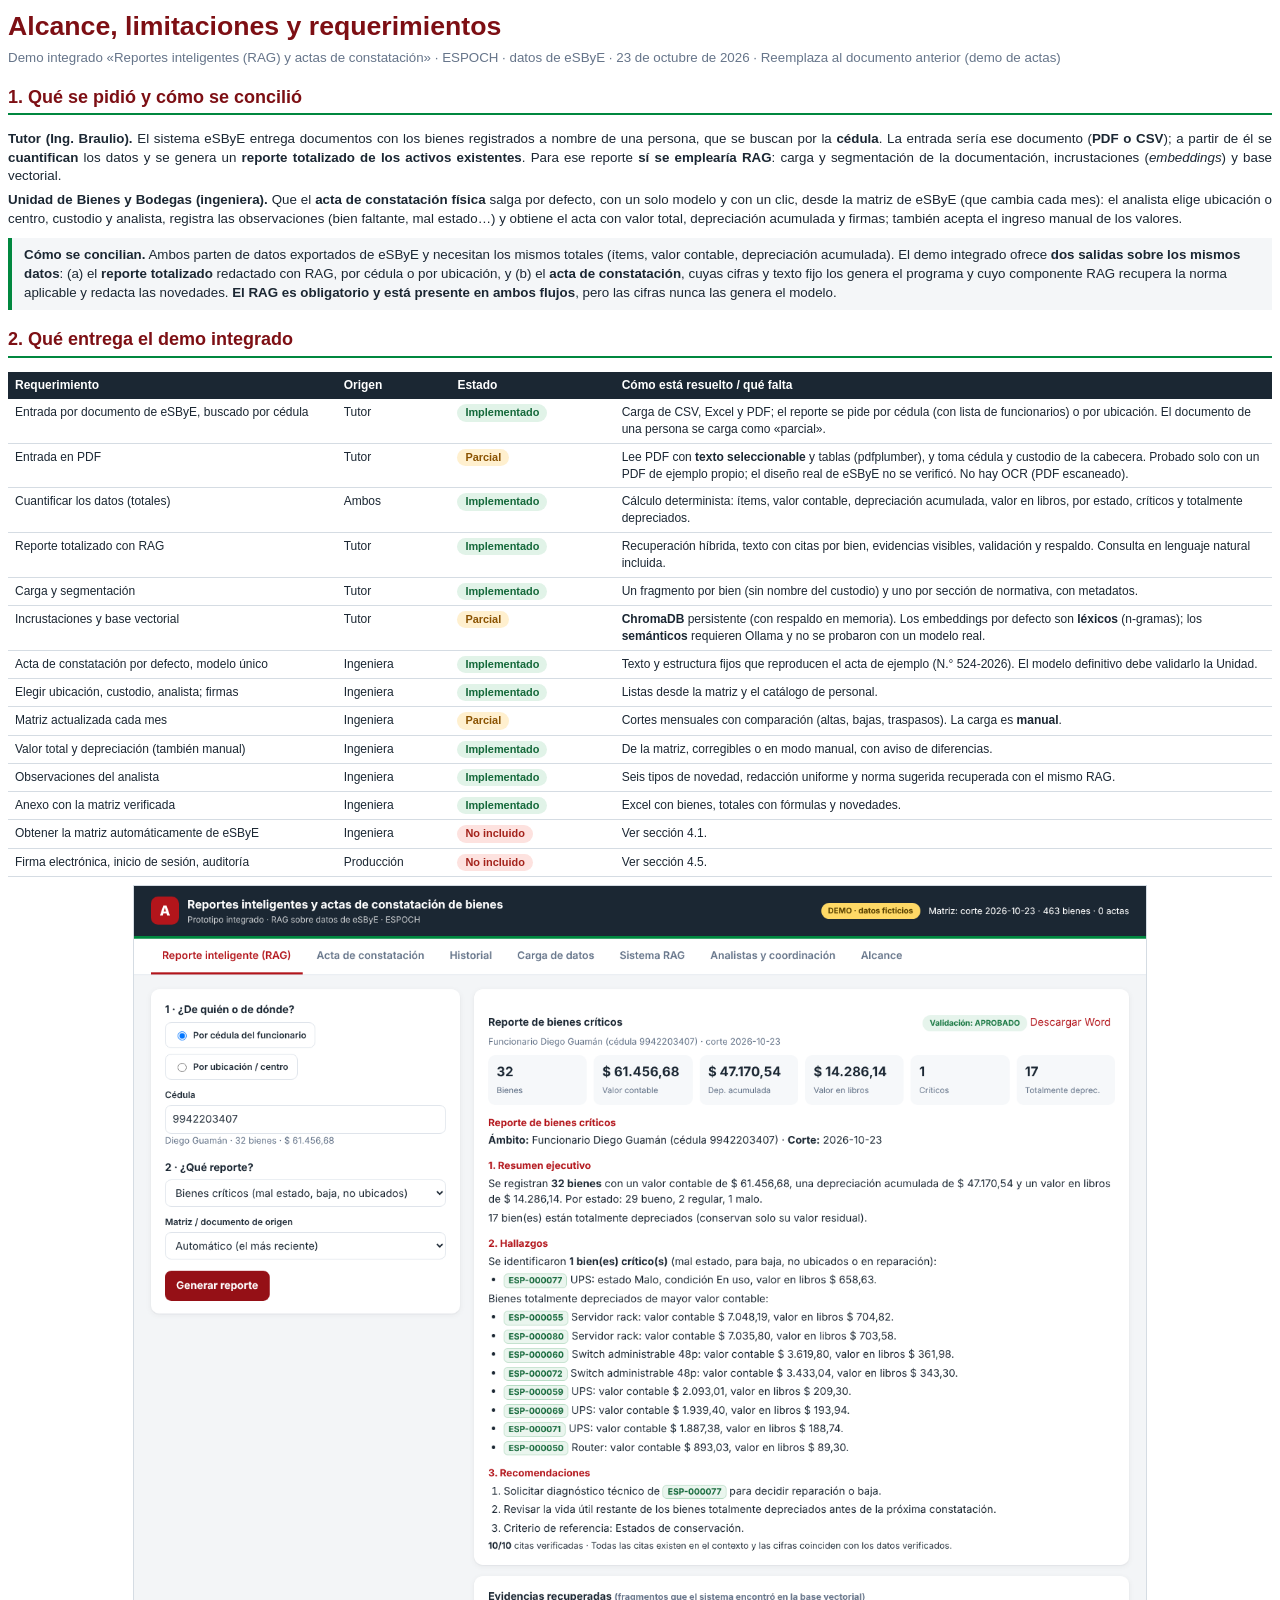
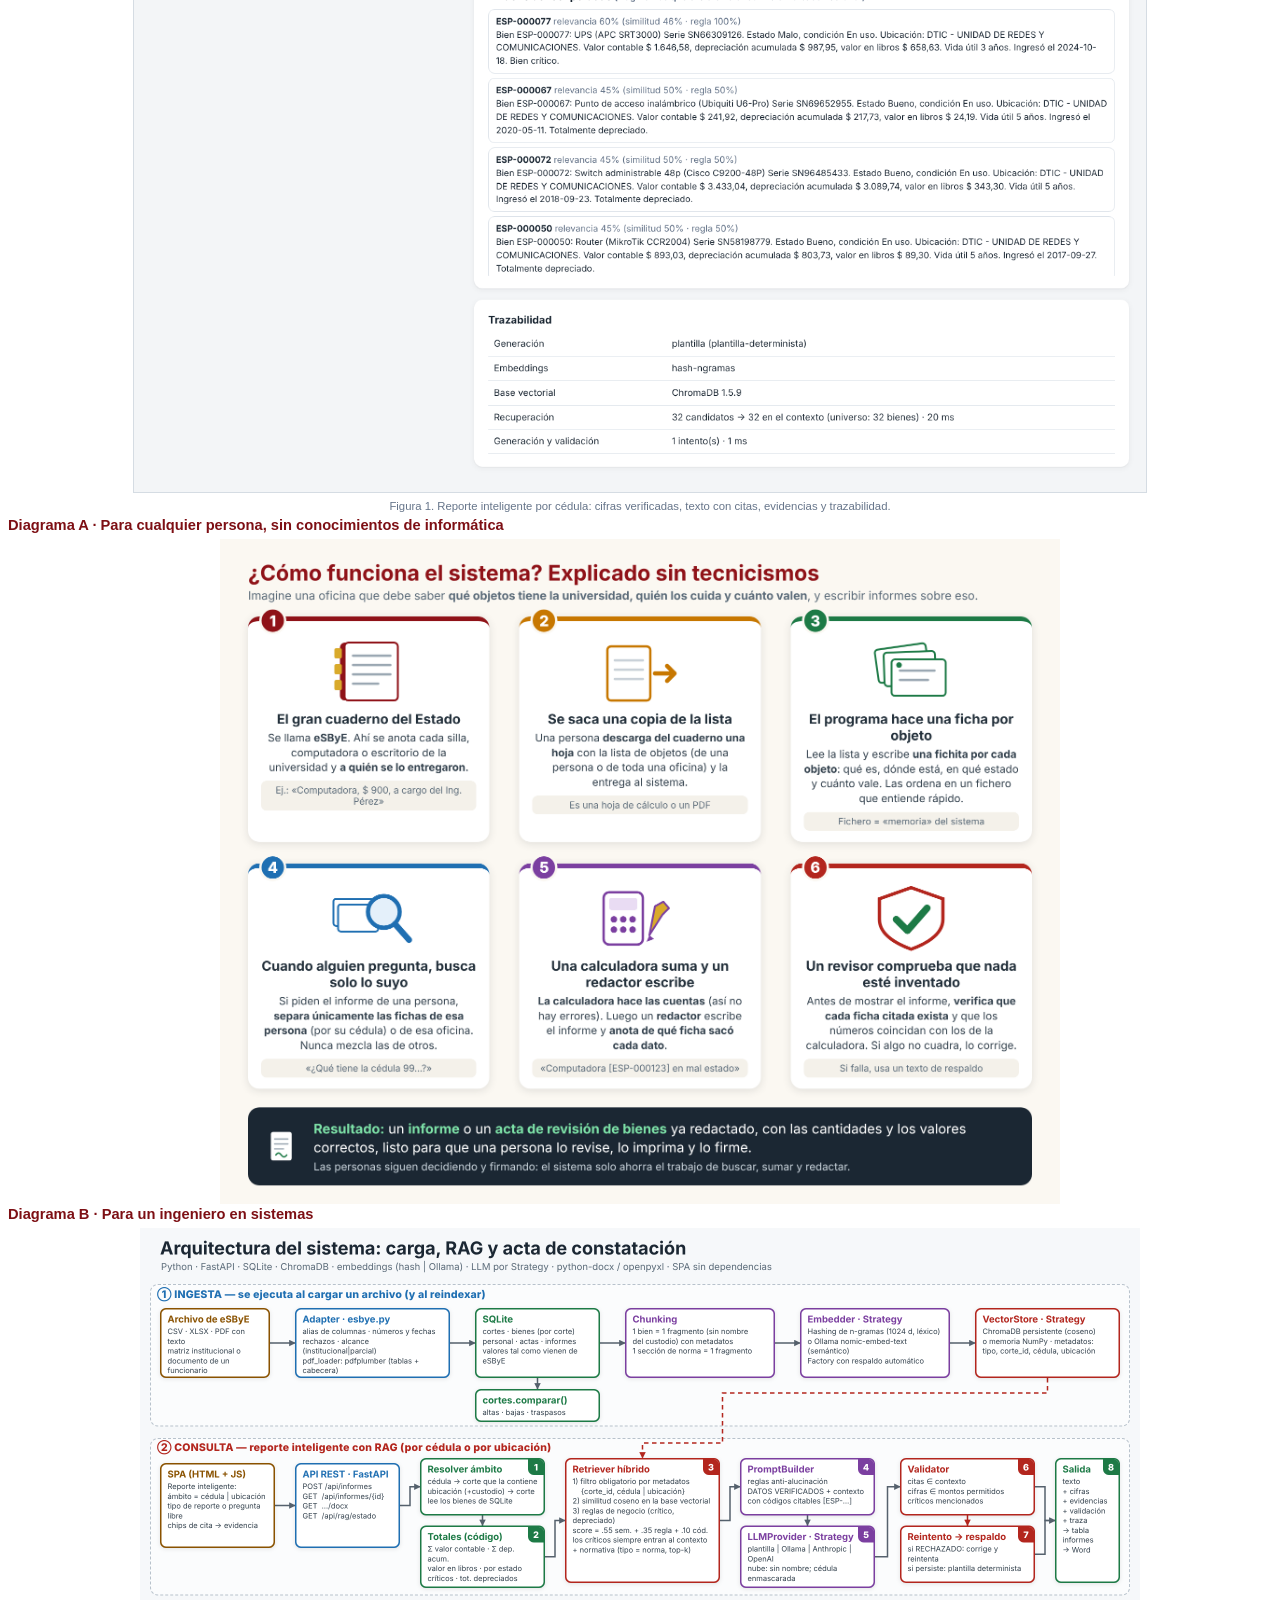
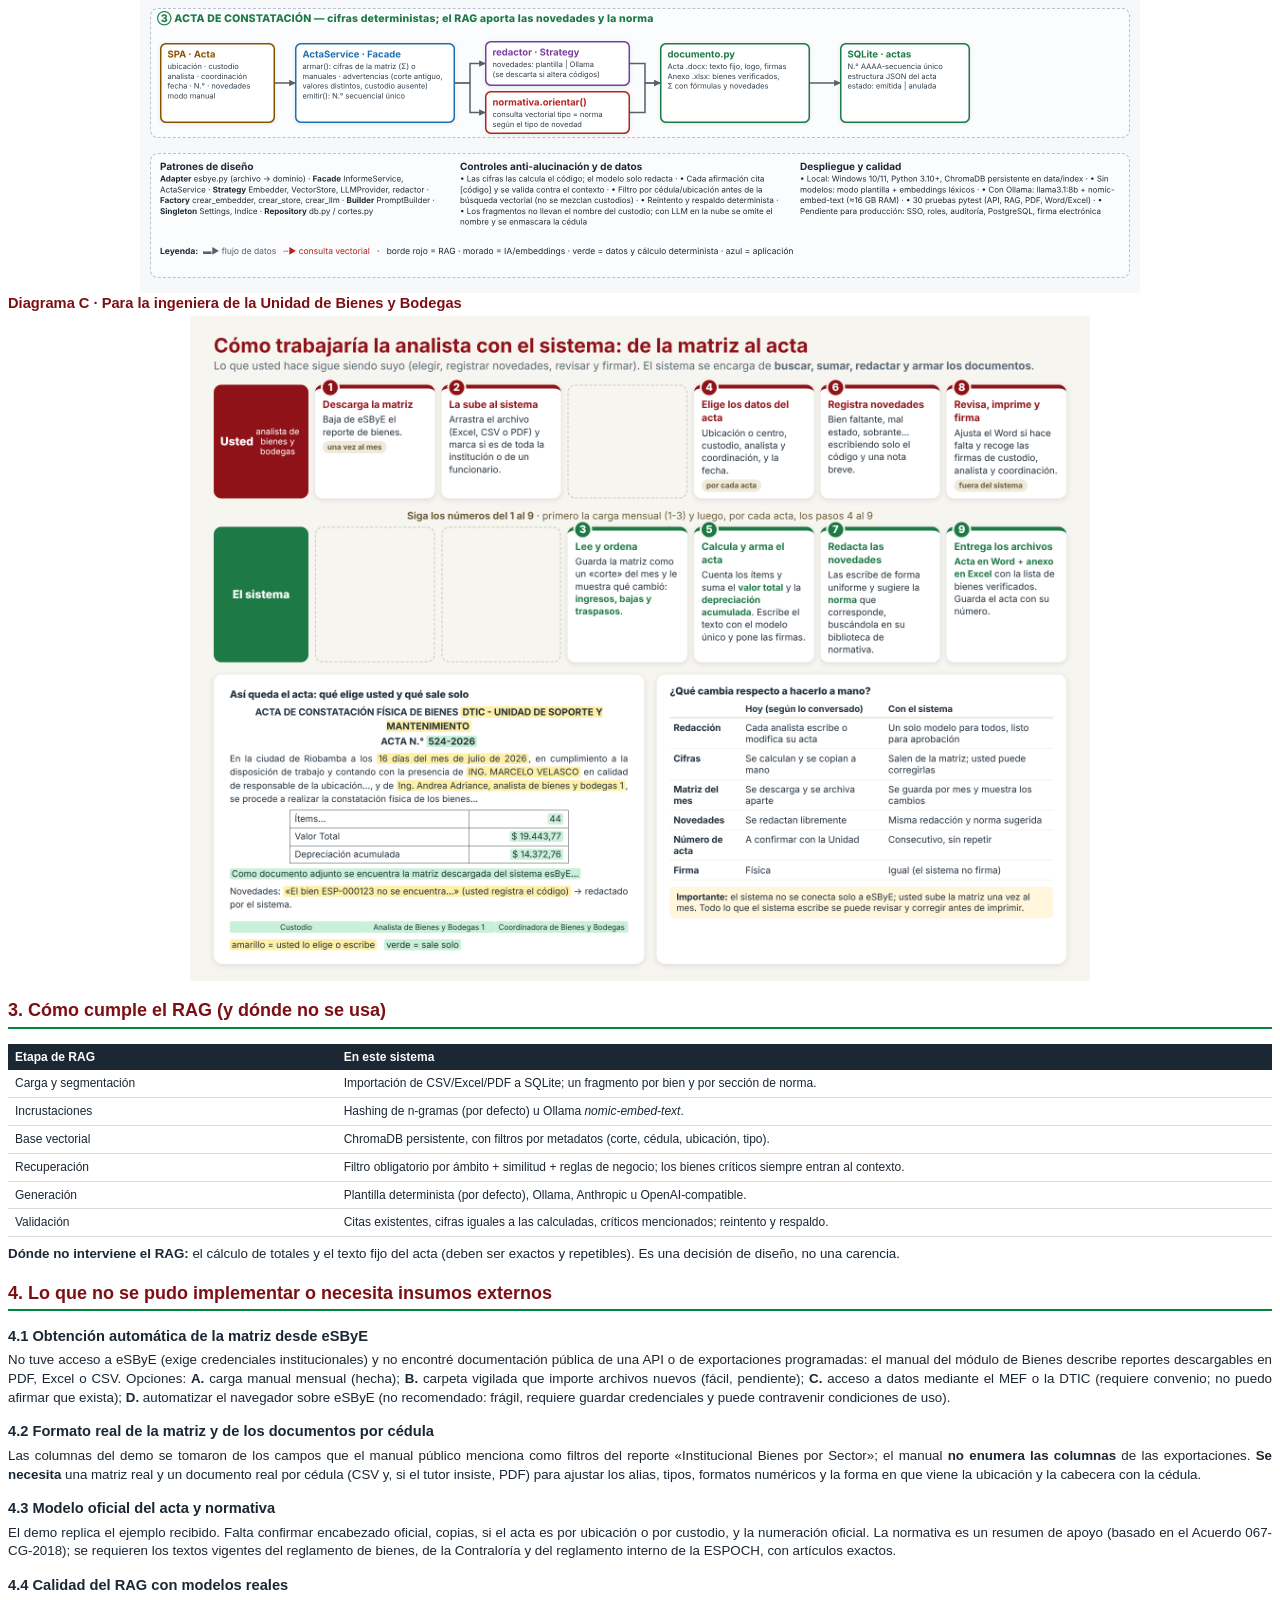
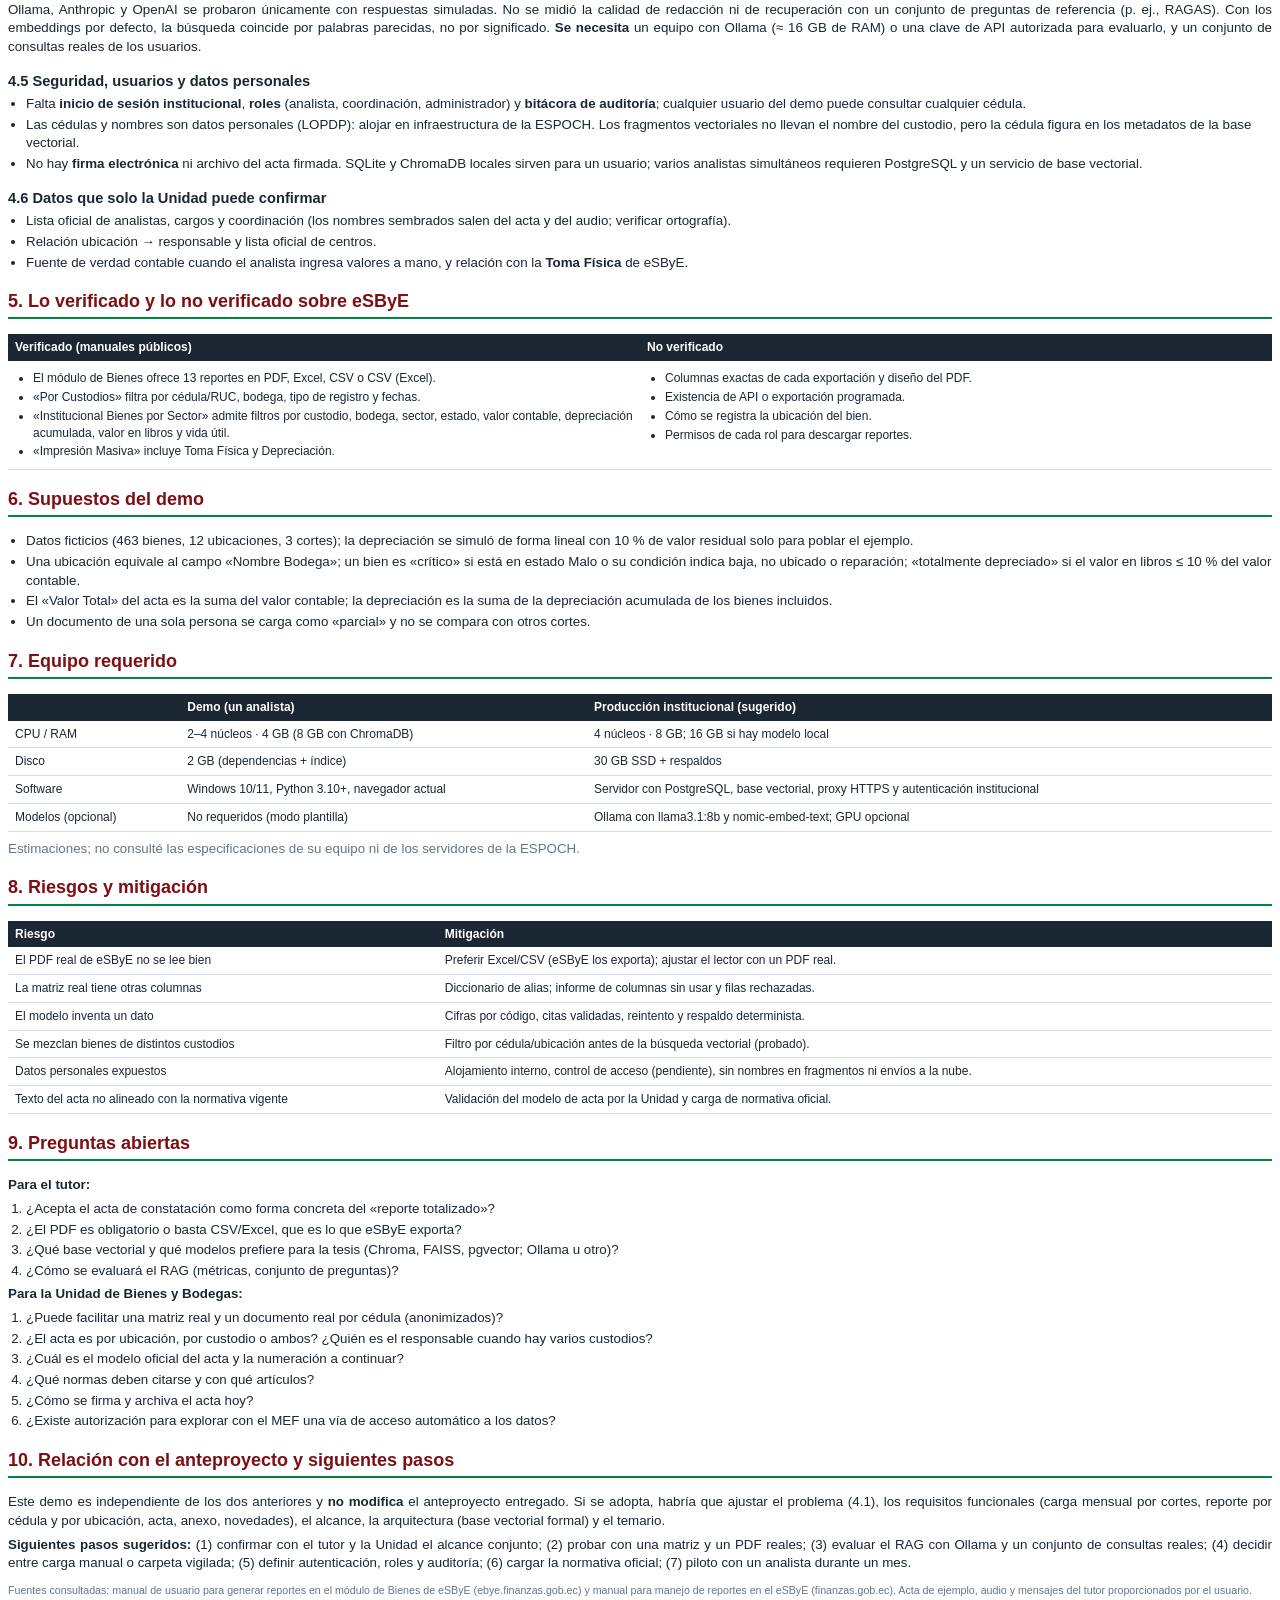
<file: docs/alcance.html>
<!doctype html><html lang="es"><head><meta charset="utf-8"><title>Alcance, limitaciones y requerimientos — Demo integrado</title>
<style>
@page{size:A4;margin:16mm 15mm}@page diag{size:A4 landscape;margin:8mm}
body{font-family:Arial,Helvetica,sans-serif;font-size:10pt;line-height:1.4;color:#1b2733}
h1{font-size:20pt;margin:0 0 4px;color:#7d0f14}h2{font-size:13.5pt;color:#7d0f14;border-bottom:2px solid #00873f;padding-bottom:3px;margin-top:17px;page-break-after:avoid}
h3{font-size:11pt;margin:14px 0 4px;page-break-after:avoid}p{margin:5px 0;text-align:justify}.sub{color:#66758a;margin-bottom:10px}
table{border-collapse:collapse;width:100%;margin:8px 0;font-size:9pt}tr{page-break-inside:avoid}th{background:#1b2733;color:#fff;text-align:left;padding:5px 7px}
td{border-bottom:1px solid #d5dce3;padding:5px 7px;vertical-align:top}
.tag{display:inline-block;padding:1px 8px;border-radius:99px;font-weight:700;font-size:8.2pt;white-space:nowrap}.ok{background:#e1f3e8;color:#14683a}.par{background:#fff0cf;color:#8a5200}.no{background:#fde2df;color:#a3231b}
.box{background:#f4f6f8;border-left:4px solid #00873f;padding:8px 12px;margin:10px 0}.warn{border-left-color:#d99000;background:#fff8e8}
ul,ol{margin:4px 0 4px 18px;padding:0}li{margin:2px 0}
.diag{page:diag;page-break-before:always;page-break-after:always}.diag img{width:100%;max-height:176mm;object-fit:contain;display:block}.diag .t{font-weight:700;font-size:11pt;margin:0 0 3px;color:#7d0f14}
.cap{font-size:8.5pt;color:#66758a;text-align:center}.pie{color:#66758a;font-size:8pt;margin-top:10px}
img.cap1{width:80%;display:block;margin:6px auto;border:1px solid #d5dce3}
</style></head><body>
<h1>Alcance, limitaciones y requerimientos</h1>
<div class="sub">Demo integrado «Reportes inteligentes (RAG) y actas de constatación» · ESPOCH · datos de eSByE · 23 de octubre de 2026 · Reemplaza al documento anterior (demo de actas)</div>

<h2>1. Qué se pidió y cómo se concilió</h2>
<p><b>Tutor (Ing. Braulio).</b> El sistema eSByE entrega documentos con los bienes registrados a nombre de una persona, que se buscan por la <b>cédula</b>. La entrada sería ese documento (<b>PDF o CSV</b>); a partir de él se <b>cuantifican</b> los datos y se genera un <b>reporte totalizado de los activos existentes</b>. Para ese reporte <b>sí se emplearía RAG</b>: carga y segmentación de la documentación, incrustaciones (<i>embeddings</i>) y base vectorial.</p>
<p><b>Unidad de Bienes y Bodegas (ingeniera).</b> Que el <b>acta de constatación física</b> salga por defecto, con un solo modelo y con un clic, desde la matriz de eSByE (que cambia cada mes): el analista elige ubicación o centro, custodio y analista, registra las observaciones (bien faltante, mal estado…) y obtiene el acta con valor total, depreciación acumulada y firmas; también acepta el ingreso manual de los valores.</p>
<div class="box"><b>Cómo se concilian.</b> Ambos parten de datos exportados de eSByE y necesitan los mismos totales (ítems, valor contable, depreciación acumulada). El demo integrado ofrece <b>dos salidas sobre los mismos datos</b>: (a) el <b>reporte totalizado</b> redactado con RAG, por cédula o por ubicación, y (b) el <b>acta de constatación</b>, cuyas cifras y texto fijo los genera el programa y cuyo componente RAG recupera la norma aplicable y redacta las novedades. <b>El RAG es obligatorio y está presente en ambos flujos</b>, pero las cifras nunca las genera el modelo.</div>

<h2>2. Qué entrega el demo integrado</h2>
<table><tr><th style="width:26%">Requerimiento</th><th style="width:9%">Origen</th><th style="width:13%">Estado</th><th>Cómo está resuelto / qué falta</th></tr>
<tr><td>Entrada por documento de eSByE, buscado por cédula</td><td>Tutor</td><td><span class="tag ok">Implementado</span></td><td>Carga de CSV, Excel y PDF; el reporte se pide por cédula (con lista de funcionarios) o por ubicación. El documento de una persona se carga como «parcial».</td></tr>
<tr><td>Entrada en PDF</td><td>Tutor</td><td><span class="tag par">Parcial</span></td><td>Lee PDF con <b>texto seleccionable</b> y tablas (pdfplumber), y toma cédula y custodio de la cabecera. Probado solo con un PDF de ejemplo propio; el diseño real de eSByE no se verificó. No hay OCR (PDF escaneado).</td></tr>
<tr><td>Cuantificar los datos (totales)</td><td>Ambos</td><td><span class="tag ok">Implementado</span></td><td>Cálculo determinista: ítems, valor contable, depreciación acumulada, valor en libros, por estado, críticos y totalmente depreciados.</td></tr>
<tr><td>Reporte totalizado con RAG</td><td>Tutor</td><td><span class="tag ok">Implementado</span></td><td>Recuperación híbrida, texto con citas por bien, evidencias visibles, validación y respaldo. Consulta en lenguaje natural incluida.</td></tr>
<tr><td>Carga y segmentación</td><td>Tutor</td><td><span class="tag ok">Implementado</span></td><td>Un fragmento por bien (sin nombre del custodio) y uno por sección de normativa, con metadatos.</td></tr>
<tr><td>Incrustaciones y base vectorial</td><td>Tutor</td><td><span class="tag par">Parcial</span></td><td><b>ChromaDB</b> persistente (con respaldo en memoria). Los embeddings por defecto son <b>léxicos</b> (n-gramas); los <b>semánticos</b> requieren Ollama y no se probaron con un modelo real.</td></tr>
<tr><td>Acta de constatación por defecto, modelo único</td><td>Ingeniera</td><td><span class="tag ok">Implementado</span></td><td>Texto y estructura fijos que reproducen el acta de ejemplo (N.° 524-2026). El modelo definitivo debe validarlo la Unidad.</td></tr>
<tr><td>Elegir ubicación, custodio, analista; firmas</td><td>Ingeniera</td><td><span class="tag ok">Implementado</span></td><td>Listas desde la matriz y el catálogo de personal.</td></tr>
<tr><td>Matriz actualizada cada mes</td><td>Ingeniera</td><td><span class="tag par">Parcial</span></td><td>Cortes mensuales con comparación (altas, bajas, traspasos). La carga es <b>manual</b>.</td></tr>
<tr><td>Valor total y depreciación (también manual)</td><td>Ingeniera</td><td><span class="tag ok">Implementado</span></td><td>De la matriz, corregibles o en modo manual, con aviso de diferencias.</td></tr>
<tr><td>Observaciones del analista</td><td>Ingeniera</td><td><span class="tag ok">Implementado</span></td><td>Seis tipos de novedad, redacción uniforme y norma sugerida recuperada con el mismo RAG.</td></tr>
<tr><td>Anexo con la matriz verificada</td><td>Ingeniera</td><td><span class="tag ok">Implementado</span></td><td>Excel con bienes, totales con fórmulas y novedades.</td></tr>
<tr><td>Obtener la matriz automáticamente de eSByE</td><td>Ingeniera</td><td><span class="tag no">No incluido</span></td><td>Ver sección 4.1.</td></tr>
<tr><td>Firma electrónica, inicio de sesión, auditoría</td><td>Producción</td><td><span class="tag no">No incluido</span></td><td>Ver sección 4.5.</td></tr></table>
<img class="cap1" src="capturas/01_reporte_cedula.png"><div class="cap">Figura 1. Reporte inteligente por cédula: cifras verificadas, texto con citas, evidencias y trazabilidad.</div>

<div class="diag"><div class="t">Diagrama A · Para cualquier persona, sin conocimientos de informática</div><img src="diagramas/d1_sin_conocimientos.png"></div>
<div class="diag"><div class="t">Diagrama B · Para un ingeniero en sistemas</div><img src="diagramas/d2_ingeniero_sistemas.png"></div>
<div class="diag"><div class="t">Diagrama C · Para la ingeniera de la Unidad de Bienes y Bodegas</div><img src="diagramas/d3_ingeniera_bienes.png"></div>

<h2>3. Cómo cumple el RAG (y dónde no se usa)</h2>
<table><tr><th style="width:26%">Etapa de RAG</th><th>En este sistema</th></tr>
<tr><td>Carga y segmentación</td><td>Importación de CSV/Excel/PDF a SQLite; un fragmento por bien y por sección de norma.</td></tr>
<tr><td>Incrustaciones</td><td>Hashing de n-gramas (por defecto) u Ollama <i>nomic-embed-text</i>.</td></tr>
<tr><td>Base vectorial</td><td>ChromaDB persistente, con filtros por metadatos (corte, cédula, ubicación, tipo).</td></tr>
<tr><td>Recuperación</td><td>Filtro obligatorio por ámbito + similitud + reglas de negocio; los bienes críticos siempre entran al contexto.</td></tr>
<tr><td>Generación</td><td>Plantilla determinista (por defecto), Ollama, Anthropic u OpenAI-compatible.</td></tr>
<tr><td>Validación</td><td>Citas existentes, cifras iguales a las calculadas, críticos mencionados; reintento y respaldo.</td></tr></table>
<p><b>Dónde no interviene el RAG:</b> el cálculo de totales y el texto fijo del acta (deben ser exactos y repetibles). Es una decisión de diseño, no una carencia.</p>

<h2>4. Lo que no se pudo implementar o necesita insumos externos</h2>
<h3>4.1 Obtención automática de la matriz desde eSByE</h3>
<p>No tuve acceso a eSByE (exige credenciales institucionales) y no encontré documentación pública de una API o de exportaciones programadas: el manual del módulo de Bienes describe reportes descargables en PDF, Excel o CSV. Opciones: <b>A.</b> carga manual mensual (hecha); <b>B.</b> carpeta vigilada que importe archivos nuevos (fácil, pendiente); <b>C.</b> acceso a datos mediante el MEF o la DTIC (requiere convenio; no puedo afirmar que exista); <b>D.</b> automatizar el navegador sobre eSByE (no recomendado: frágil, requiere guardar credenciales y puede contravenir condiciones de uso).</p>
<h3>4.2 Formato real de la matriz y de los documentos por cédula</h3>
<p>Las columnas del demo se tomaron de los campos que el manual público menciona como filtros del reporte «Institucional Bienes por Sector»; el manual <b>no enumera las columnas</b> de las exportaciones. <b>Se necesita</b> una matriz real y un documento real por cédula (CSV y, si el tutor insiste, PDF) para ajustar los alias, tipos, formatos numéricos y la forma en que viene la ubicación y la cabecera con la cédula.</p>
<h3>4.3 Modelo oficial del acta y normativa</h3>
<p>El demo replica el ejemplo recibido. Falta confirmar encabezado oficial, copias, si el acta es por ubicación o por custodio, y la numeración oficial. La normativa es un resumen de apoyo (basado en el Acuerdo 067-CG-2018); se requieren los textos vigentes del reglamento de bienes, de la Contraloría y del reglamento interno de la ESPOCH, con artículos exactos.</p>
<h3>4.4 Calidad del RAG con modelos reales</h3>
<p>Ollama, Anthropic y OpenAI se probaron únicamente con respuestas simuladas. No se midió la calidad de redacción ni de recuperación con un conjunto de preguntas de referencia (p. ej., RAGAS). Con los embeddings por defecto, la búsqueda coincide por palabras parecidas, no por significado. <b>Se necesita</b> un equipo con Ollama (≈ 16 GB de RAM) o una clave de API autorizada para evaluarlo, y un conjunto de consultas reales de los usuarios.</p>
<h3>4.5 Seguridad, usuarios y datos personales</h3>
<ul><li>Falta <b>inicio de sesión institucional</b>, <b>roles</b> (analista, coordinación, administrador) y <b>bitácora de auditoría</b>; cualquier usuario del demo puede consultar cualquier cédula.</li>
<li>Las cédulas y nombres son datos personales (LOPDP): alojar en infraestructura de la ESPOCH. Los fragmentos vectoriales no llevan el nombre del custodio, pero la cédula figura en los metadatos de la base vectorial.</li>
<li>No hay <b>firma electrónica</b> ni archivo del acta firmada. SQLite y ChromaDB locales sirven para un usuario; varios analistas simultáneos requieren PostgreSQL y un servicio de base vectorial.</li></ul>
<h3>4.6 Datos que solo la Unidad puede confirmar</h3>
<ul><li>Lista oficial de analistas, cargos y coordinación (los nombres sembrados salen del acta y del audio; verificar ortografía).</li>
<li>Relación ubicación → responsable y lista oficial de centros.</li>
<li>Fuente de verdad contable cuando el analista ingresa valores a mano, y relación con la <b>Toma Física</b> de eSByE.</li></ul>

<h2>5. Lo verificado y lo no verificado sobre eSByE</h2>
<table><tr><th style="width:50%">Verificado (manuales públicos)</th><th>No verificado</th></tr><tr><td><ul><li>El módulo de Bienes ofrece 13 reportes en PDF, Excel, CSV o CSV (Excel).</li><li>«Por Custodios» filtra por cédula/RUC, bodega, tipo de registro y fechas.</li><li>«Institucional Bienes por Sector» admite filtros por custodio, bodega, sector, estado, valor contable, depreciación acumulada, valor en libros y vida útil.</li><li>«Impresión Masiva» incluye Toma Física y Depreciación.</li></ul></td><td><ul><li>Columnas exactas de cada exportación y diseño del PDF.</li><li>Existencia de API o exportación programada.</li><li>Cómo se registra la ubicación del bien.</li><li>Permisos de cada rol para descargar reportes.</li></ul></td></tr></table>

<h2>6. Supuestos del demo</h2>
<ul><li>Datos ficticios (463 bienes, 12 ubicaciones, 3 cortes); la depreciación se simuló de forma lineal con 10 % de valor residual solo para poblar el ejemplo.</li>
<li>Una ubicación equivale al campo «Nombre Bodega»; un bien es «crítico» si está en estado Malo o su condición indica baja, no ubicado o reparación; «totalmente depreciado» si el valor en libros ≤ 10 % del valor contable.</li>
<li>El «Valor Total» del acta es la suma del valor contable; la depreciación es la suma de la depreciación acumulada de los bienes incluidos.</li>
<li>Un documento de una sola persona se carga como «parcial» y no se compara con otros cortes.</li></ul>

<h2>7. Equipo requerido</h2>
<table><tr><th></th><th>Demo (un analista)</th><th>Producción institucional (sugerido)</th></tr>
<tr><td>CPU / RAM</td><td>2–4 núcleos · 4 GB (8 GB con ChromaDB)</td><td>4 núcleos · 8 GB; 16 GB si hay modelo local</td></tr>
<tr><td>Disco</td><td>2 GB (dependencias + índice)</td><td>30 GB SSD + respaldos</td></tr>
<tr><td>Software</td><td>Windows 10/11, Python 3.10+, navegador actual</td><td>Servidor con PostgreSQL, base vectorial, proxy HTTPS y autenticación institucional</td></tr>
<tr><td>Modelos (opcional)</td><td>No requeridos (modo plantilla)</td><td>Ollama con llama3.1:8b y nomic-embed-text; GPU opcional</td></tr></table>
<p class="sub">Estimaciones; no consulté las especificaciones de su equipo ni de los servidores de la ESPOCH.</p>

<h2>8. Riesgos y mitigación</h2>
<table><tr><th style="width:34%">Riesgo</th><th>Mitigación</th></tr>
<tr><td>El PDF real de eSByE no se lee bien</td><td>Preferir Excel/CSV (eSByE los exporta); ajustar el lector con un PDF real.</td></tr>
<tr><td>La matriz real tiene otras columnas</td><td>Diccionario de alias; informe de columnas sin usar y filas rechazadas.</td></tr>
<tr><td>El modelo inventa un dato</td><td>Cifras por código, citas validadas, reintento y respaldo determinista.</td></tr>
<tr><td>Se mezclan bienes de distintos custodios</td><td>Filtro por cédula/ubicación antes de la búsqueda vectorial (probado).</td></tr>
<tr><td>Datos personales expuestos</td><td>Alojamiento interno, control de acceso (pendiente), sin nombres en fragmentos ni envíos a la nube.</td></tr>
<tr><td>Texto del acta no alineado con la normativa vigente</td><td>Validación del modelo de acta por la Unidad y carga de normativa oficial.</td></tr></table>

<h2>9. Preguntas abiertas</h2>
<p><b>Para el tutor:</b></p><ol><li>¿Acepta el acta de constatación como forma concreta del «reporte totalizado»?</li><li>¿El PDF es obligatorio o basta CSV/Excel, que es lo que eSByE exporta?</li><li>¿Qué base vectorial y qué modelos prefiere para la tesis (Chroma, FAISS, pgvector; Ollama u otro)?</li><li>¿Cómo se evaluará el RAG (métricas, conjunto de preguntas)?</li></ol>
<p><b>Para la Unidad de Bienes y Bodegas:</b></p><ol><li>¿Puede facilitar una matriz real y un documento real por cédula (anonimizados)?</li><li>¿El acta es por ubicación, por custodio o ambos? ¿Quién es el responsable cuando hay varios custodios?</li><li>¿Cuál es el modelo oficial del acta y la numeración a continuar?</li><li>¿Qué normas deben citarse y con qué artículos?</li><li>¿Cómo se firma y archiva el acta hoy?</li><li>¿Existe autorización para explorar con el MEF una vía de acceso automático a los datos?</li></ol>

<h2>10. Relación con el anteproyecto y siguientes pasos</h2>
<p>Este demo es independiente de los dos anteriores y <b>no modifica</b> el anteproyecto entregado. Si se adopta, habría que ajustar el problema (4.1), los requisitos funcionales (carga mensual por cortes, reporte por cédula y por ubicación, acta, anexo, novedades), el alcance, la arquitectura (base vectorial formal) y el temario.</p>
<p><b>Siguientes pasos sugeridos:</b> (1) confirmar con el tutor y la Unidad el alcance conjunto; (2) probar con una matriz y un PDF reales; (3) evaluar el RAG con Ollama y un conjunto de consultas reales; (4) decidir entre carga manual o carpeta vigilada; (5) definir autenticación, roles y auditoría; (6) cargar la normativa oficial; (7) piloto con un analista durante un mes.</p>
<div class="pie">Fuentes consultadas: manual de usuario para generar reportes en el módulo de Bienes de eSByE (ebye.finanzas.gob.ec) y manual para manejo de reportes en el eSByE (finanzas.gob.ec). Acta de ejemplo, audio y mensajes del tutor proporcionados por el usuario.</div>
</body></html>
</file>
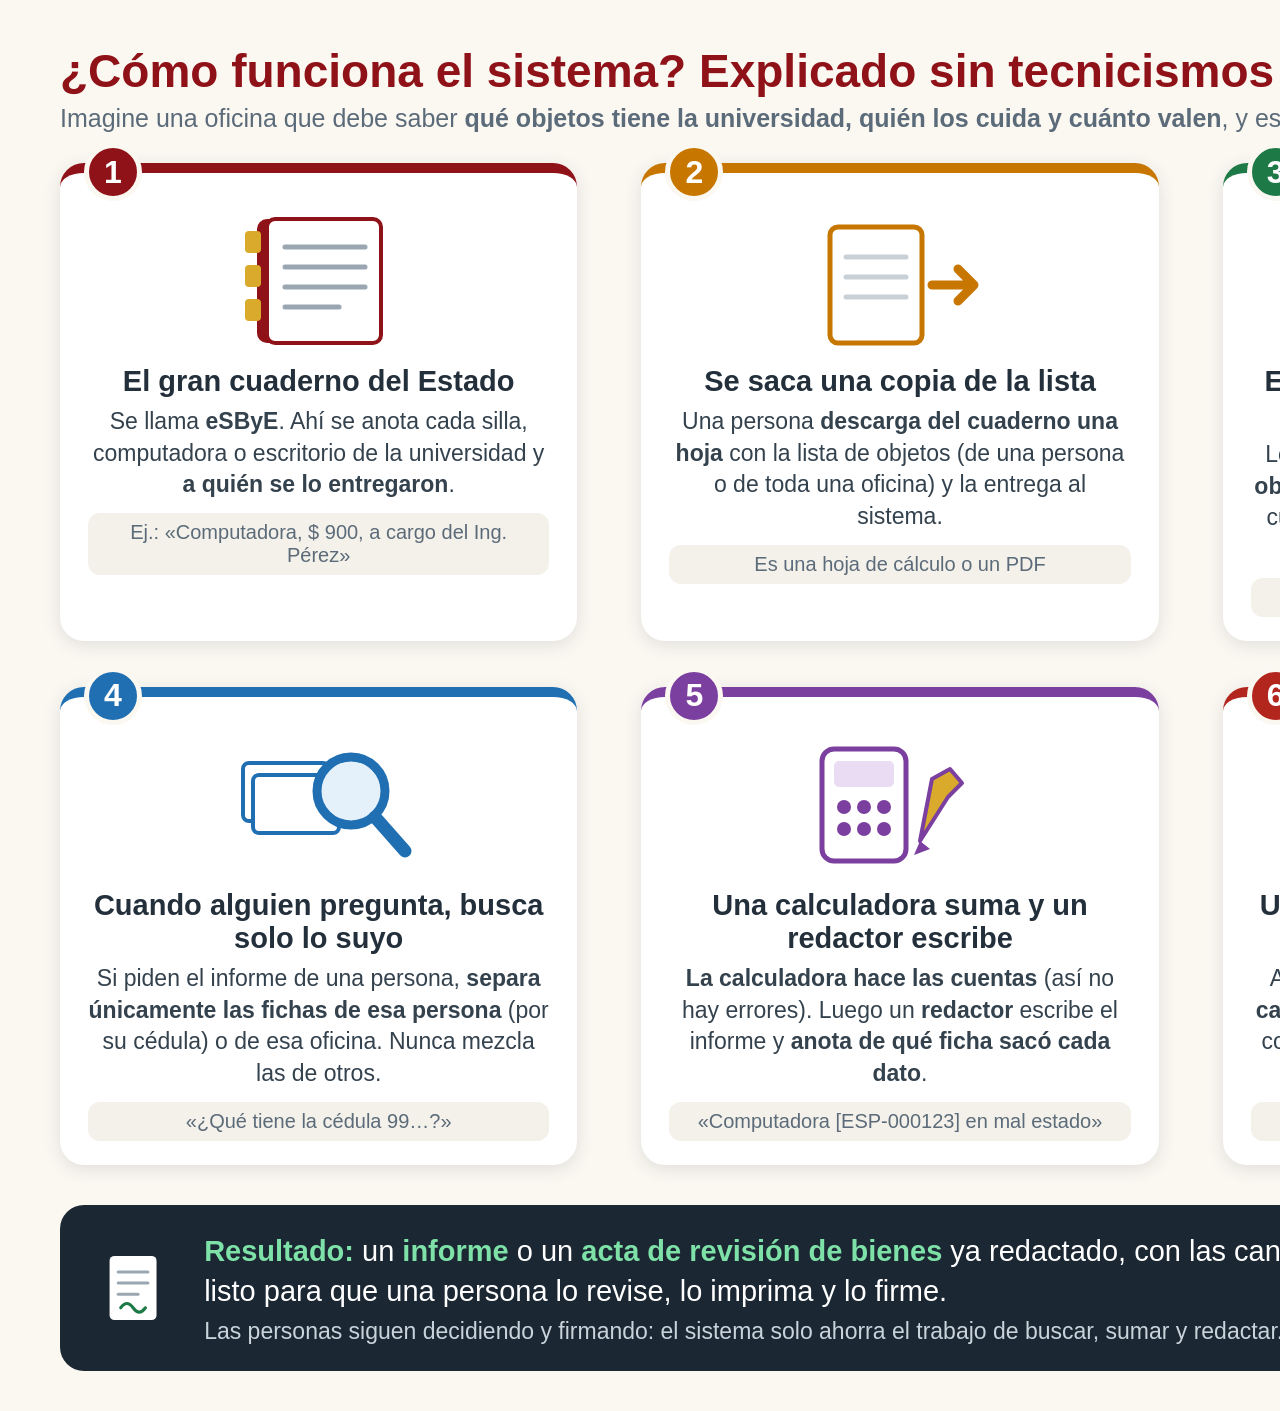
<file: docs/diagramas/d1_sin_conocimientos.html>
<!doctype html><html lang="es"><head><meta charset="utf-8"><style>
*{box-sizing:border-box}body{margin:0;width:1800px;font-family:"Segoe UI",Arial,sans-serif;background:#fbf8f2;color:#23303b}
.wrap{padding:44px 60px 40px}h1{font-size:46px;margin:0 0 6px;color:#8f1218}.sub{font-size:25px;color:#5b6b79;margin-bottom:30px}
.grid{display:grid;grid-template-columns:repeat(3,1fr);gap:46px 64px;position:relative}
.card{background:#fff;border-radius:24px;box-shadow:0 4px 18px rgba(30,40,50,.12);padding:26px 28px 24px;position:relative;border-top:10px solid var(--c)}
.n{position:absolute;top:-30px;left:24px;width:58px;height:58px;border-radius:50%;background:var(--c);color:#fff;font-weight:800;font-size:32px;display:grid;place-items:center;border:5px solid #fbf8f2}
.card svg{display:block;margin:6px auto 10px;height:150px}
.card h2{font-size:29px;margin:4px 0 8px;text-align:center}.card p{font-size:23px;line-height:1.38;margin:0;text-align:center;color:#34424e}
.card .eg{margin-top:12px;background:#f4f1ea;border-radius:12px;padding:8px 12px;font-size:20px;color:#5b6b79;text-align:center}
.ar{position:absolute;font-size:56px;color:#b9b2a3;font-weight:700}
.final{margin-top:40px;background:#1b2733;color:#fff;border-radius:24px;padding:26px 36px;display:flex;gap:34px;align-items:center}
.final b{color:#7ee2a8}.final .t{font-size:29px;line-height:1.4}.final .s{font-size:23px;color:#c9d3db;margin-top:6px}
</style></head><body><div class="wrap">
<h1>¿Cómo funciona el sistema? Explicado sin tecnicismos</h1>
<div class="sub">Imagine una oficina que debe saber <b>qué objetos tiene la universidad, quién los cuida y cuánto valen</b>, y escribir informes sobre eso.</div>
<div class="grid">

<div class="card" style="--c:#8f1218"><div class="n">1</div>
<svg viewBox="0 0 200 150"><rect x="38" y="14" width="124" height="124" rx="10" fill="#8f1218"/><rect x="48" y="14" width="114" height="124" rx="8" fill="#fff" stroke="#8f1218" stroke-width="4"/>
<g stroke="#9aa7b2" stroke-width="5" stroke-linecap="round"><line x1="66" y1="42" x2="146" y2="42"/><line x1="66" y1="62" x2="146" y2="62"/><line x1="66" y1="82" x2="146" y2="82"/><line x1="66" y1="102" x2="120" y2="102"/></g>
<rect x="26" y="26" width="16" height="22" rx="4" fill="#d9aa2b"/><rect x="26" y="60" width="16" height="22" rx="4" fill="#d9aa2b"/><rect x="26" y="94" width="16" height="22" rx="4" fill="#d9aa2b"/></svg>
<h2>El gran cuaderno del Estado</h2><p>Se llama <b>eSByE</b>. Ahí se anota cada silla, computadora o escritorio de la universidad y <b>a quién se lo entregaron</b>.</p>
<div class="eg">Ej.: «Computadora, $ 900, a cargo del Ing. Pérez»</div></div>

<div class="card" style="--c:#c77700"><div class="n">2</div>
<svg viewBox="0 0 200 150"><rect x="30" y="22" width="92" height="116" rx="8" fill="#fff" stroke="#c77700" stroke-width="5"/><g stroke="#c9d1d8" stroke-width="5" stroke-linecap="round"><line x1="46" y1="52" x2="106" y2="52"/><line x1="46" y1="72" x2="106" y2="72"/><line x1="46" y1="92" x2="106" y2="92"/></g>
<path d="M132 80 h40 m-14 -16 l16 16 l-16 16" fill="none" stroke="#c77700" stroke-width="9" stroke-linecap="round" stroke-linejoin="round"/></svg>
<h2>Se saca una copia de la lista</h2><p>Una persona <b>descarga del cuaderno una hoja</b> con la lista de objetos (de una persona o de toda una oficina) y la entrega al sistema.</p>
<div class="eg">Es una hoja de cálculo o un PDF</div></div>

<div class="card" style="--c:#1d7a46"><div class="n">3</div>
<svg viewBox="0 0 200 150"><g stroke="#1d7a46" stroke-width="4" fill="#fff"><rect x="26" y="22" width="110" height="72" rx="7" transform="rotate(-8 80 60)"/><rect x="42" y="34" width="110" height="72" rx="7" transform="rotate(-2 90 70)"/><rect x="58" y="50" width="116" height="78" rx="7"/></g>
<g stroke="#9aa7b2" stroke-width="5" stroke-linecap="round"><line x1="76" y1="74" x2="150" y2="74"/><line x1="76" y1="94" x2="136" y2="94"/></g><circle cx="74" cy="62" r="6" fill="#1d7a46"/></svg>
<h2>El programa hace una ficha por objeto</h2><p>Lee la lista y escribe <b>una fichita por cada objeto</b>: qué es, dónde está, en qué estado y cuánto vale. Las ordena en un fichero que entiende rápido.</p>
<div class="eg">Fichero = «memoria» del sistema</div></div>

<div class="card" style="--c:#1f6fb2"><div class="n">4</div>
<svg viewBox="0 0 200 150"><g stroke="#1f6fb2" stroke-width="4" fill="#fff"><rect x="24" y="34" width="86" height="58" rx="6"/><rect x="34" y="46" width="86" height="58" rx="6"/></g>
<circle cx="132" cy="62" r="34" fill="#e4f0fa" stroke="#1f6fb2" stroke-width="9"/><line x1="156" y1="88" x2="186" y2="122" stroke="#1f6fb2" stroke-width="13" stroke-linecap="round"/></svg>
<h2>Cuando alguien pregunta, busca solo lo suyo</h2><p>Si piden el informe de una persona, <b>separa únicamente las fichas de esa persona</b> (por su cédula) o de esa oficina. Nunca mezcla las de otros.</p>
<div class="eg">«¿Qué tiene la cédula 99…?»</div></div>

<div class="card" style="--c:#7b3fa0"><div class="n">5</div>
<svg viewBox="0 0 200 150"><rect x="22" y="20" width="84" height="112" rx="12" fill="#fff" stroke="#7b3fa0" stroke-width="5"/><rect x="34" y="32" width="60" height="26" rx="5" fill="#e9dcf3"/>
<g fill="#7b3fa0"><circle cx="44" cy="78" r="7"/><circle cx="64" cy="78" r="7"/><circle cx="84" cy="78" r="7"/><circle cx="44" cy="100" r="7"/><circle cx="64" cy="100" r="7"/><circle cx="84" cy="100" r="7"/></g>
<path d="M120 112 l12 -62 l18 -10 l12 14 l-14 14 z" fill="#d9aa2b" stroke="#7b3fa0" stroke-width="4" stroke-linejoin="round"/><path d="M120 112 l-6 14 l16 -6 z" fill="#7b3fa0"/></svg>
<h2>Una calculadora suma y un redactor escribe</h2><p><b>La calculadora hace las cuentas</b> (así no hay errores). Luego un <b>redactor</b> escribe el informe y <b>anota de qué ficha sacó cada dato</b>.</p>
<div class="eg">«Computadora [ESP-000123] en mal estado»</div></div>

<div class="card" style="--c:#b3261e"><div class="n">6</div>
<svg viewBox="0 0 200 150"><path d="M100 10 L168 34 V78 C168 108 138 128 100 142 C62 128 32 108 32 78 V34 Z" fill="#fff" stroke="#b3261e" stroke-width="7"/><path d="M68 78 l24 24 l42 -48" fill="none" stroke="#1d7a46" stroke-width="15" stroke-linecap="round" stroke-linejoin="round"/></svg>
<h2>Un revisor comprueba que nada esté inventado</h2><p>Antes de mostrar el informe, <b>verifica que cada ficha citada exista</b> y que los números coincidan con los de la calculadora. Si algo no cuadra, lo corrige.</p>
<div class="eg">Si falla, usa un texto de respaldo</div></div>

</div>
<div class="final"><svg width="110" height="110" viewBox="0 0 120 120"><rect x="22" y="8" width="76" height="104" rx="8" fill="#fff"/><g stroke="#9aa7b2" stroke-width="5" stroke-linecap="round"><line x1="36" y1="34" x2="84" y2="34"/><line x1="36" y1="52" x2="84" y2="52"/><line x1="36" y1="70" x2="68" y2="70"/></g><path d="M40 92 q10 -14 20 0 t20 0" fill="none" stroke="#1d7a46" stroke-width="5" stroke-linecap="round"/></svg>
<div><div class="t"><b>Resultado:</b> un <b>informe</b> o un <b>acta de revisión de bienes</b> ya redactado, con las cantidades y los valores correctos, listo para que una persona lo revise, lo imprima y lo firme.</div>
<div class="s">Las personas siguen decidiendo y firmando: el sistema solo ahorra el trabajo de buscar, sumar y redactar.</div></div></div>
</div></body></html>
</file>
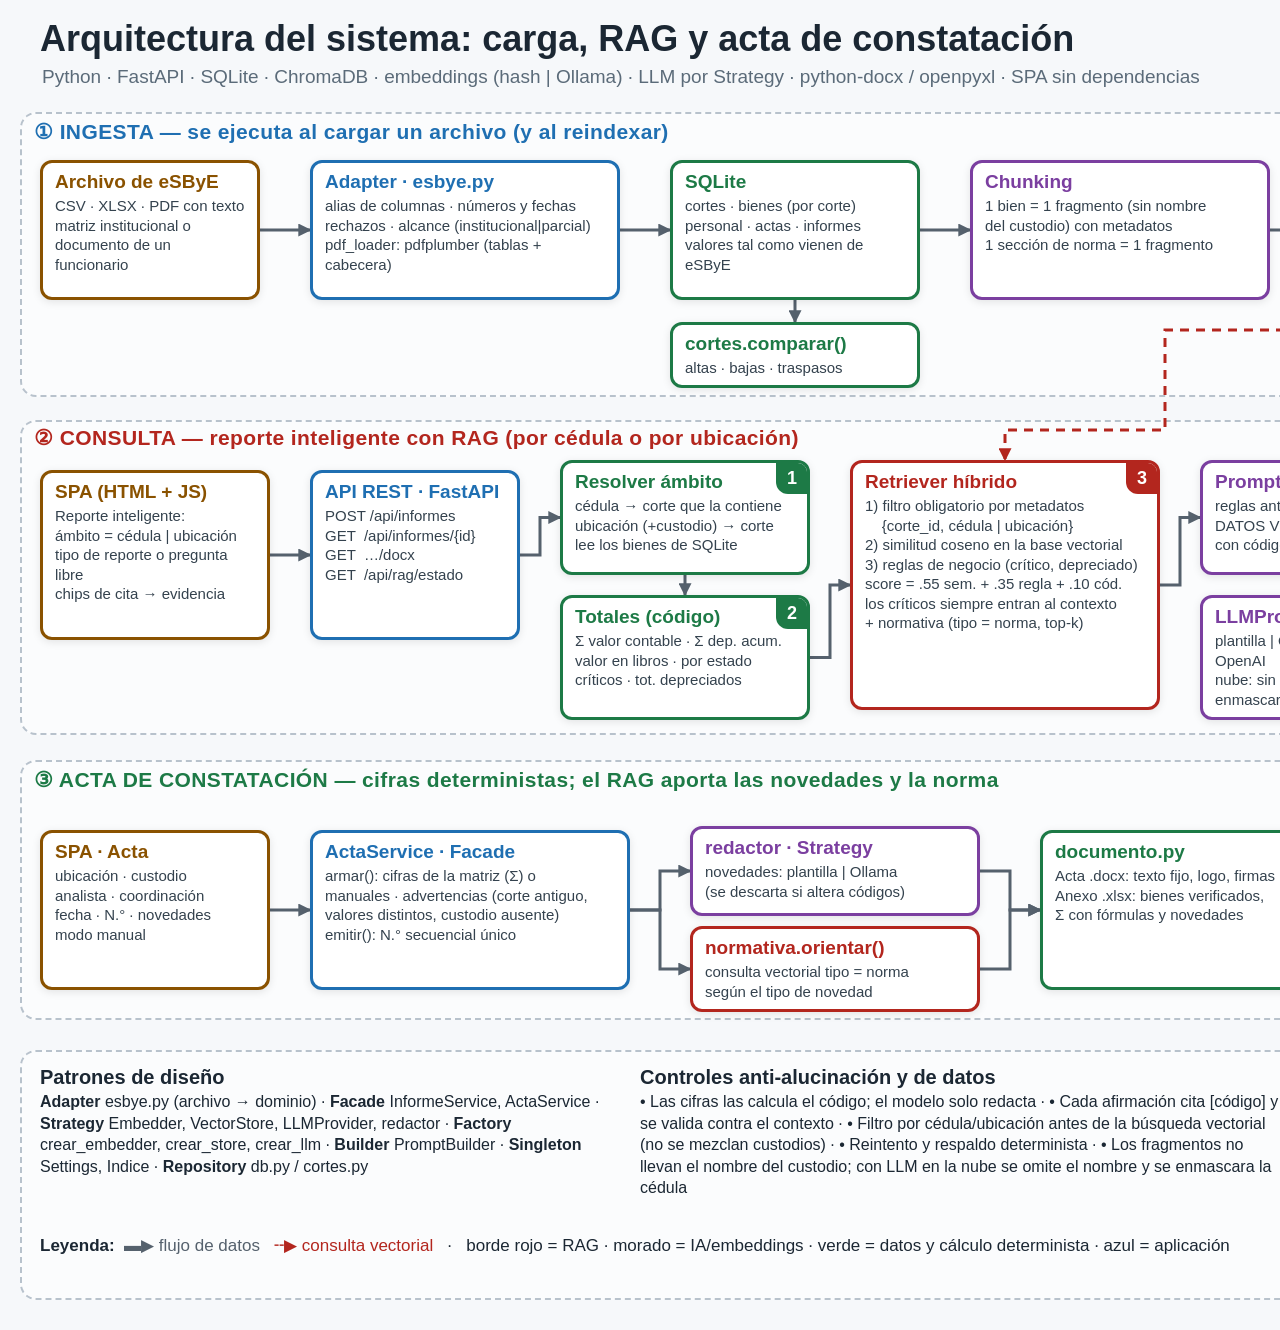
<file: docs/diagramas/d2_ingeniero_sistemas.html>
<!doctype html><html lang="es"><head><meta charset="utf-8"><style>
*{box-sizing:border-box}body{margin:0;width:2000px;height:1330px;position:relative;font-family:"Segoe UI",Arial,sans-serif;background:#f6f8fa;color:#1b2733}
.box{position:absolute;background:#fff;border:3px solid var(--c);border-radius:12px;padding:8px 12px;box-shadow:0 2px 8px rgba(0,0,0,.1);overflow:hidden}
.box b{display:block;font-size:19px;color:var(--c);margin-bottom:3px}.box pre{margin:0;font:15px/1.3 "Segoe UI",Arial,sans-serif;white-space:pre-wrap;color:#34424e}
.num{position:absolute;top:-1px;right:-1px;background:var(--c);color:#fff;font-weight:800;font-size:18px;width:32px;height:32px;border-radius:0 9px 0 12px;display:grid;place-items:center}
.band{position:absolute;left:20px;right:20px;border-radius:16px;border:2px dashed #b8c2cc;background:rgba(255,255,255,.55)}
.bl{position:absolute;left:34px;font-weight:800;font-size:21px;letter-spacing:.4px}
h1{position:absolute;left:40px;top:18px;margin:0;font-size:36px;color:#1b2733}.sub{position:absolute;left:42px;top:66px;font-size:19px;color:#5b6b79}
.lg{position:absolute;font-size:16px;line-height:1.35}svg{position:absolute;left:0;top:0}.lbl{font:600 14px "Segoe UI",Arial;fill:#55616d}
</style></head><body>
<h1>Arquitectura del sistema: carga, RAG y acta de constatación</h1>
<div class="sub">Python · FastAPI · SQLite · ChromaDB · embeddings (hash | Ollama) · LLM por Strategy · python-docx / openpyxl · SPA sin dependencias</div>
<div class="band" style="top:112px;height:285px"></div><div class="bl" style="top:118px;color:#1f6fb2;left:1500px;text-align:right;width:420px;display:none"></div>
<div class="band" style="top:420px;height:315px"></div><div class="band" style="top:760px;height:260px"></div>
<svg width="2000" height="1330"><defs><marker id="m0" viewBox="0 0 10 10" refX="9" refY="5" markerUnits="userSpaceOnUse" markerWidth="13" markerHeight="13" orient="auto-start-reverse"><path d="M0,0 L10,5 L0,10 z" fill="#55616d"/></marker><marker id="m1" viewBox="0 0 10 10" refX="9" refY="5" markerUnits="userSpaceOnUse" markerWidth="13" markerHeight="13" orient="auto-start-reverse"><path d="M0,0 L10,5 L0,10 z" fill="#b3261e"/></marker><marker id="m2" viewBox="0 0 10 10" refX="9" refY="5" markerUnits="userSpaceOnUse" markerWidth="13" markerHeight="13" orient="auto-start-reverse"><path d="M0,0 L10,5 L0,10 z" fill="#1d7a46"/></marker></defs>
<path d="M260,230.0 H310" fill="none" stroke="#55616d" stroke-width="3"  marker-end="url(#m0)"/>
<path d="M620,230.0 H670" fill="none" stroke="#55616d" stroke-width="3"  marker-end="url(#m0)"/>
<path d="M920,230.0 H970" fill="none" stroke="#55616d" stroke-width="3"  marker-end="url(#m0)"/>
<path d="M1270,230.0 H1320" fill="none" stroke="#55616d" stroke-width="3"  marker-end="url(#m0)"/>
<path d="M1620,230.0 H1670" fill="none" stroke="#55616d" stroke-width="3"  marker-end="url(#m0)"/>
<path d="M795.0,300 V322" fill="none" stroke="#55616d" stroke-width="3"  marker-end="url(#m0)"/>
<path d="M270,555.0 H310" fill="none" stroke="#55616d" stroke-width="3"  marker-end="url(#m0)"/>
<path d="M520,555.0 H540.0 V517.5 H560" fill="none" stroke="#55616d" stroke-width="3"  marker-end="url(#m0)"/>
<path d="M685.0,575 V595" fill="none" stroke="#55616d" stroke-width="3"  marker-end="url(#m0)"/>
<path d="M810,657.5 H830.0 V585.0 H850" fill="none" stroke="#55616d" stroke-width="3"  marker-end="url(#m0)"/>
<path d="M1160,585.0 H1180.0 V517.5 H1200" fill="none" stroke="#55616d" stroke-width="3"  marker-end="url(#m0)"/>
<path d="M1335.0,575 V595" fill="none" stroke="#55616d" stroke-width="3"  marker-end="url(#m0)"/>
<path d="M1470,657.5 H1495.0 V517.5 H1520" fill="none" stroke="#55616d" stroke-width="3"  marker-end="url(#m0)"/>
<path d="M1655.0,575 V595" fill="none" stroke="#b3261e" stroke-width="3"  marker-end="url(#m1)"/>
<path d="M1790,517.5 H1810.0 V585.0 H1830" fill="none" stroke="#55616d" stroke-width="3"  marker-end="url(#m0)"/>
<path d="M1790,652.5 H1810.0 V585.0 H1830" fill="none" stroke="#55616d" stroke-width="3"  marker-end="url(#m0)"/>
<path d="M270,910.0 H310" fill="none" stroke="#55616d" stroke-width="3"  marker-end="url(#m0)"/>
<path d="M630,910.0 H660.0 V871.0 H690" fill="none" stroke="#55616d" stroke-width="3"  marker-end="url(#m0)"/>
<path d="M630,910.0 H660.0 V969.0 H690" fill="none" stroke="#55616d" stroke-width="3"  marker-end="url(#m0)"/>
<path d="M980,871.0 H1010.0 V910.0 H1040" fill="none" stroke="#55616d" stroke-width="3"  marker-end="url(#m0)"/>
<path d="M980,969.0 H1010.0 V910.0 H1040" fill="none" stroke="#55616d" stroke-width="3"  marker-end="url(#m0)"/>
<path d="M1340,910.0 H1400" fill="none" stroke="#55616d" stroke-width="3"  marker-end="url(#m0)"/>
<path d="M1815.0,300 V330 H1165 V430 H1005.0 V460" fill="none" stroke="#b3261e" stroke-width="3" stroke-dasharray='9 7' marker-end="url(#m1)"/>
</svg>
<div class="bl" style="top:120px;color:#1f6fb2">① INGESTA — se ejecuta al cargar un archivo (y al reindexar)</div>
<div class="bl" style="top:426px;color:#b3261e">② CONSULTA — reporte inteligente con RAG (por cédula o por ubicación)</div>
<div class="bl" style="top:768px;color:#1d7a46">③ ACTA DE CONSTATACIÓN — cifras deterministas; el RAG aporta las novedades y la norma</div>
<div class="box" style="--c:#8a5200;left:40px;top:160px;width:220px;height:140px"><b>Archivo de eSByE</b><pre>CSV · XLSX · PDF con texto
matriz institucional o
documento de un funcionario</pre></div>
<div class="box" style="--c:#1f6fb2;left:310px;top:160px;width:310px;height:140px"><b>Adapter · esbye.py</b><pre>alias de columnas · números y fechas
rechazos · alcance (institucional|parcial)
pdf_loader: pdfplumber (tablas + cabecera)</pre></div>
<div class="box" style="--c:#1d7a46;left:670px;top:160px;width:250px;height:140px"><b>SQLite</b><pre>cortes · bienes (por corte)
personal · actas · informes
valores tal como vienen de eSByE</pre></div>
<div class="box" style="--c:#7b3fa0;left:970px;top:160px;width:300px;height:140px"><b>Chunking</b><pre>1 bien = 1 fragmento (sin nombre
del custodio) con metadatos
1 sección de norma = 1 fragmento</pre></div>
<div class="box" style="--c:#7b3fa0;left:1320px;top:160px;width:300px;height:140px"><b>Embedder · Strategy</b><pre>Hashing de n-gramas (1024 d, léxico)
o Ollama nomic-embed-text (semántico)
Factory con respaldo automático</pre></div>
<div class="box" style="--c:#b3261e;left:1670px;top:160px;width:290px;height:140px"><b>VectorStore · Strategy</b><pre>ChromaDB persistente (coseno)
o memoria NumPy · metadatos:
tipo, corte_id, cédula, ubicación</pre></div>
<div class="box" style="--c:#1d7a46;left:670px;top:322px;width:250px;height:66px"><b>cortes.comparar()</b><pre>altas · bajas · traspasos</pre></div>
<div class="box" style="--c:#8a5200;left:40px;top:470px;width:230px;height:170px"><b>SPA (HTML + JS)</b><pre>Reporte inteligente:
ámbito = cédula | ubicación
tipo de reporte o pregunta libre
chips de cita → evidencia</pre></div>
<div class="box" style="--c:#1f6fb2;left:310px;top:470px;width:210px;height:170px"><b>API REST · FastAPI</b><pre>POST /api/informes
GET  /api/informes/{id}
GET  …/docx
GET  /api/rag/estado</pre></div>
<div class="box" style="--c:#1d7a46;left:560px;top:460px;width:250px;height:115px"><div class="num">1</div><b>Resolver ámbito</b><pre>cédula → corte que la contiene
ubicación (+custodio) → corte
lee los bienes de SQLite</pre></div>
<div class="box" style="--c:#1d7a46;left:560px;top:595px;width:250px;height:125px"><div class="num">2</div><b>Totales (código)</b><pre>Σ valor contable · Σ dep. acum.
valor en libros · por estado
críticos · tot. depreciados</pre></div>
<div class="box" style="--c:#b3261e;left:850px;top:460px;width:310px;height:250px"><div class="num">3</div><b>Retriever híbrido</b><pre>1) filtro obligatorio por metadatos
    {corte_id, cédula | ubicación}
2) similitud coseno en la base vectorial
3) reglas de negocio (crítico, depreciado)
score = .55 sem. + .35 regla + .10 cód.
los críticos siempre entran al contexto
+ normativa (tipo = norma, top-k)</pre></div>
<div class="box" style="--c:#7b3fa0;left:1200px;top:460px;width:270px;height:115px"><div class="num">4</div><b>PromptBuilder</b><pre>reglas anti-alucinación
DATOS VERIFICADOS + contexto
con códigos citables [ESP-…]</pre></div>
<div class="box" style="--c:#7b3fa0;left:1200px;top:595px;width:270px;height:125px"><div class="num">5</div><b>LLMProvider · Strategy</b><pre>plantilla | Ollama | Anthropic | OpenAI
nube: sin nombre; cédula enmascarada</pre></div>
<div class="box" style="--c:#b3261e;left:1520px;top:460px;width:270px;height:115px"><div class="num">6</div><b>Validator</b><pre>citas ∈ contexto
cifras ∈ montos permitidos
críticos mencionados</pre></div>
<div class="box" style="--c:#b3261e;left:1520px;top:595px;width:270px;height:115px"><div class="num">7</div><b>Reintento → respaldo</b><pre>si RECHAZADO: corrige y reintenta
si persiste: plantilla determinista</pre></div>
<div class="box" style="--c:#1d7a46;left:1830px;top:460px;width:130px;height:250px"><div class="num">8</div><b>Salida</b><pre>texto
+ cifras
+ evidencias
+ validación
+ traza
→ tabla informes
→ Word</pre></div>
<div class="box" style="--c:#8a5200;left:40px;top:830px;width:230px;height:160px"><b>SPA · Acta</b><pre>ubicación · custodio
analista · coordinación
fecha · N.° · novedades
modo manual</pre></div>
<div class="box" style="--c:#1f6fb2;left:310px;top:830px;width:320px;height:160px"><b>ActaService · Facade</b><pre>armar(): cifras de la matriz (Σ) o
manuales · advertencias (corte antiguo,
valores distintos, custodio ausente)
emitir(): N.° secuencial único</pre></div>
<div class="box" style="--c:#7b3fa0;left:690px;top:826px;width:290px;height:90px"><b>redactor · Strategy</b><pre>novedades: plantilla | Ollama
(se descarta si altera códigos)</pre></div>
<div class="box" style="--c:#b3261e;left:690px;top:926px;width:290px;height:86px"><b>normativa.orientar()</b><pre>consulta vectorial tipo = norma
según el tipo de novedad</pre></div>
<div class="box" style="--c:#1d7a46;left:1040px;top:830px;width:300px;height:160px"><b>documento.py</b><pre>Acta .docx: texto fijo, logo, firmas
Anexo .xlsx: bienes verificados,
Σ con fórmulas y novedades</pre></div>
<div class="box" style="--c:#1d7a46;left:1400px;top:830px;width:260px;height:160px"><b>SQLite · actas</b><pre>N.° AAAA-secuencia único
estructura JSON del acta
estado: emitida | anulada</pre></div>
<div class="band" style="top:1050px;height:250px"></div>
<div class="lg" style="left:40px;top:1064px;width:560px"><b style="font-size:20px">Patrones de diseño</b><br>
<b>Adapter</b> esbye.py (archivo → dominio) · <b>Facade</b> InformeService, ActaService · <b>Strategy</b> Embedder, VectorStore, LLMProvider, redactor ·
<b>Factory</b> crear_embedder, crear_store, crear_llm · <b>Builder</b> PromptBuilder · <b>Singleton</b> Settings, Indice · <b>Repository</b> db.py / cortes.py</div>
<div class="lg" style="left:640px;top:1064px;width:640px"><b style="font-size:20px">Controles anti-alucinación y de datos</b><br>
• Las cifras las calcula el código; el modelo solo redacta · • Cada afirmación cita [código] y se valida contra el contexto ·
• Filtro por cédula/ubicación antes de la búsqueda vectorial (no se mezclan custodios) · • Reintento y respaldo determinista ·
• Los fragmentos no llevan el nombre del custodio; con LLM en la nube se omite el nombre y se enmascara la cédula</div>
<div class="lg" style="left:1320px;top:1064px;width:640px"><b style="font-size:20px">Despliegue y calidad</b><br>
• Local: Windows 10/11, Python 3.10+, ChromaDB persistente en data/index · • Sin modelos: modo plantilla + embeddings léxicos ·
• Con Ollama: llama3.1:8b + nomic-embed-text (≈16 GB RAM) · • 30 pruebas pytest (API, RAG, PDF, Word/Excel) ·
• Pendiente para producción: SSO, roles, auditoría, PostgreSQL, firma electrónica</div>
<div class="lg" style="left:40px;top:1235px;font-size:17px"><b>Leyenda:</b> &nbsp;<span style="color:#55616d">▬▶ flujo de datos</span> &nbsp; <span style="color:#b3261e">╌▶ consulta vectorial</span> &nbsp; · &nbsp; borde rojo = RAG · morado = IA/embeddings · verde = datos y cálculo determinista · azul = aplicación</div>
</body></html>
</file>
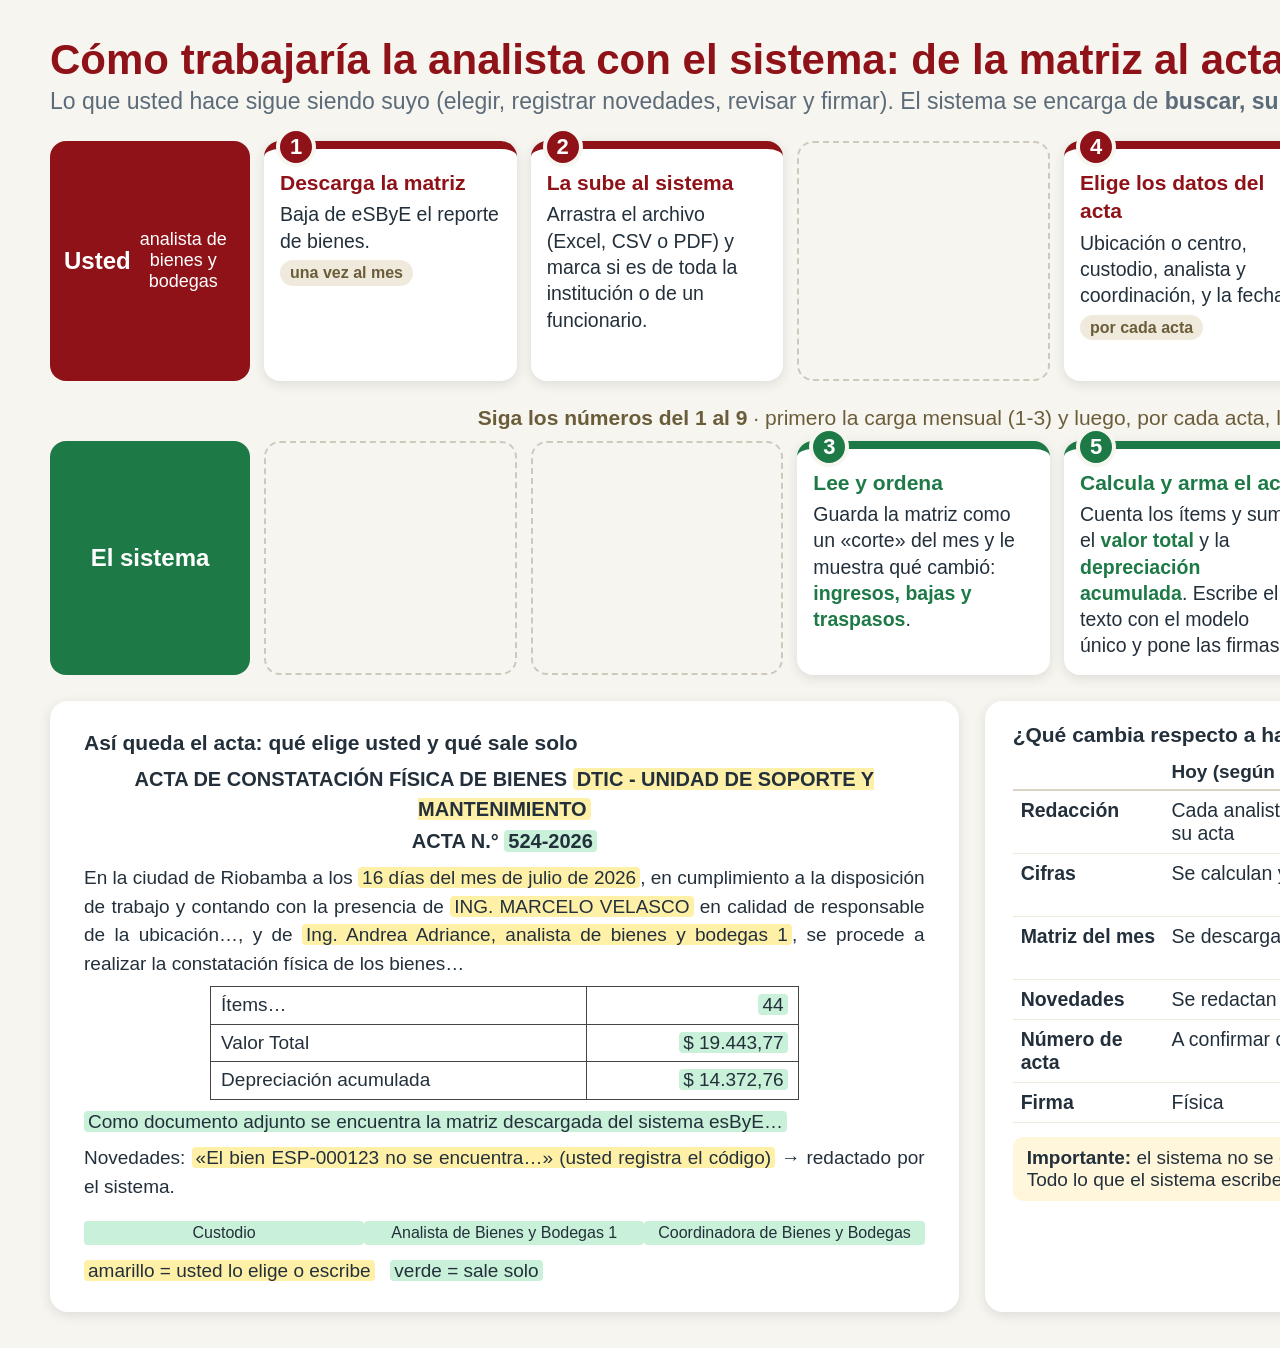
<file: docs/diagramas/d3_ingeniera_bienes.html>
<!doctype html><html lang="es"><head><meta charset="utf-8"><style>
*{box-sizing:border-box}body{margin:0;width:1900px;font-family:"Segoe UI",Arial,sans-serif;background:#f7f5ef;color:#23303b}
.wrap{padding:36px 50px 36px}h1{font-size:42px;margin:0;color:#8f1218}.sub{font-size:23px;color:#5b6b79;margin:4px 0 26px}
.lane{display:grid;grid-template-columns:200px repeat(6,1fr);gap:14px;margin-bottom:14px;align-items:stretch}
.who{border-radius:16px;padding:14px;font-weight:800;font-size:24px;display:flex;align-items:center;justify-content:center;text-align:center;color:#fff}
.you .who{background:#8f1218}.sys .who{background:#1d7a46}
.st{background:#fff;border-radius:16px;padding:14px 16px;box-shadow:0 3px 12px rgba(30,40,50,.12);border-top:8px solid var(--c);font-size:19.5px;line-height:1.35;min-height:215px;position:relative}
.st .k{position:absolute;top:-22px;left:12px;background:var(--c);color:#fff;border-radius:999px;width:40px;height:40px;display:grid;place-items:center;font-weight:800;font-size:22px;border:4px solid #f7f5ef}
.st b.h{display:block;font-size:21px;margin:6px 0 4px;color:var(--c)}.st b{color:var(--c)}.st.empty{background:transparent;box-shadow:none;border:2px dashed #cfc9bb;min-height:0}
.tag{display:inline-block;margin-top:6px;padding:2px 10px;border-radius:99px;font-size:16px;font-weight:700;background:#efeadc;color:#6b5d3a}
.you .st{--c:#8f1218}.sys .st{--c:#1d7a46}
.conn{display:grid;grid-template-columns:200px repeat(6,1fr);gap:14px;height:44px;color:#8a8372;font-size:28px;text-align:center;align-items:center}
.row2{display:grid;grid-template-columns:1.05fr 1fr;gap:26px;margin-top:26px}
.acta{background:#fff;border-radius:18px;box-shadow:0 3px 12px rgba(30,40,50,.12);padding:26px 34px;font-size:19px;line-height:1.5}
.acta h3{text-align:center;margin:0 0 2px;font-size:20px}.acta p{margin:8px 0;text-align:justify}.acta table{margin:8px auto;border-collapse:collapse;width:70%}.acta td{border:1px solid #444;padding:4px 10px}.acta td:last-child{text-align:right}
.y{background:#fff0a8;padding:0 4px;border-radius:4px}.g{background:#c9f0d8;padding:0 4px;border-radius:4px}
.sig{display:grid;grid-template-columns:1fr 1fr 1fr;text-align:center;margin-top:20px;font-size:16px}
.cmp{background:#fff;border-radius:18px;box-shadow:0 3px 12px rgba(30,40,50,.12);padding:22px 28px;font-size:21px}
.cmp table{width:100%;border-collapse:collapse}.cmp th{font-size:19px;text-align:left;padding:6px 8px;border-bottom:2px solid #d9d3c4}.cmp td{padding:8px;border-bottom:1px solid #eee9dc;vertical-align:top;font-size:19.5px}
.leg{margin-top:12px;font-size:19px}
</style></head><body><div class="wrap">
<h1>Cómo trabajaría la analista con el sistema: de la matriz al acta</h1>
<div class="sub">Lo que usted hace sigue siendo suyo (elegir, registrar novedades, revisar y firmar). El sistema se encarga de <b>buscar, sumar, redactar y armar los documentos</b>.</div>

<div class="lane you"><div class="who">Usted<br><small style="font-weight:400;font-size:18px">analista de bienes y bodegas</small></div>
 <div class="st"><div class="k">1</div><b class="h">Descarga la matriz</b>Baja de eSByE el reporte de bienes.<br><span class="tag">una vez al mes</span></div>
 <div class="st"><div class="k">2</div><b class="h">La sube al sistema</b>Arrastra el archivo (Excel, CSV o PDF) y marca si es de toda la institución o de un funcionario.</div>
 <div class="st empty"></div>
 <div class="st"><div class="k">4</div><b class="h">Elige los datos del acta</b>Ubicación o centro, custodio, analista y coordinación, y la fecha.<br><span class="tag">por cada acta</span></div>
 <div class="st"><div class="k">6</div><b class="h">Registra novedades</b>Bien faltante, mal estado, sobrante… escribiendo solo el código y una nota breve.</div>
 <div class="st"><div class="k">8</div><b class="h">Revisa, imprime y firma</b>Ajusta el Word si hace falta y recoge las firmas de custodio, analista y coordinación.<br><span class="tag">fuera del sistema</span></div>
</div>
<div class="conn" style="display:block;text-align:center;height:46px;line-height:46px;font-size:21px;color:#6b5d3a"><b>Siga los números del 1 al 9</b> · primero la carga mensual (1-3) y luego, por cada acta, los pasos 4 al 9</div>
<div class="lane sys"><div class="who">El sistema</div>
 <div class="st empty"></div>
 <div class="st empty"></div>
 <div class="st"><div class="k">3</div><b class="h">Lee y ordena</b>Guarda la matriz como un «corte» del mes y le muestra qué cambió: <b>ingresos, bajas y traspasos</b>.</div>
 <div class="st"><div class="k">5</div><b class="h">Calcula y arma el acta</b>Cuenta los ítems y suma el <b>valor total</b> y la <b>depreciación acumulada</b>. Escribe el texto con el modelo único y pone las firmas.</div>
 <div class="st"><div class="k">7</div><b class="h">Redacta las novedades</b>Las escribe de forma uniforme y sugiere la <b>norma</b> que corresponde, buscándola en su biblioteca de normativa.</div>
 <div class="st"><div class="k">9</div><b class="h">Entrega los archivos</b><b>Acta en Word</b> + <b>anexo en Excel</b> con la lista de bienes verificados. Guarda el acta con su número.</div>
</div>

<div class="row2">
 <div class="acta"><div style="font-weight:800;margin-bottom:6px;font-size:21px">Así queda el acta: qué elige usted y qué sale solo</div>
  <h3>ACTA DE CONSTATACIÓN FÍSICA DE BIENES <span class="y">DTIC - UNIDAD DE SOPORTE Y MANTENIMIENTO</span></h3><h3>ACTA N.° <span class="g">524-2026</span></h3>
  <p>En la ciudad de Riobamba a los <span class="y">16 días del mes de julio de 2026</span>, en cumplimiento a la disposición de trabajo y contando con la presencia de <span class="y">ING. MARCELO VELASCO</span> en calidad de responsable de la ubicación…, y de <span class="y">Ing. Andrea Adriance, analista de bienes y bodegas 1</span>, se procede a realizar la constatación física de los bienes…</p>
  <table><tr><td>Ítems…</td><td><span class="g">44</span></td></tr><tr><td>Valor Total</td><td><span class="g">$ 19.443,77</span></td></tr><tr><td>Depreciación acumulada</td><td><span class="g">$ 14.372,76</span></td></tr></table>
  <p><span class="g">Como documento adjunto se encuentra la matriz descargada del sistema esByE…</span></p>
  <p>Novedades: <span class="y">«El bien ESP-000123 no se encuentra…» (usted registra el código)</span> → redactado por el sistema.</p>
  <div class="sig"><span class="g">Custodio</span><span class="g">Analista de Bienes y Bodegas 1</span><span class="g">Coordinadora de Bienes y Bodegas</span></div>
  <div class="leg"><span class="y">amarillo = usted lo elige o escribe</span> &nbsp; <span class="g">verde = sale solo</span></div></div>
 <div class="cmp"><div style="font-weight:800;margin-bottom:8px;font-size:21px">¿Qué cambia respecto a hacerlo a mano?</div>
  <table><tr><th></th><th>Hoy (según lo conversado)</th><th>Con el sistema</th></tr>
  <tr><td><b>Redacción</b></td><td>Cada analista escribe o modifica su acta</td><td>Un solo modelo para todos, listo para aprobación</td></tr>
  <tr><td><b>Cifras</b></td><td>Se calculan y se copian a mano</td><td>Salen de la matriz; usted puede corregirlas</td></tr>
  <tr><td><b>Matriz del mes</b></td><td>Se descarga y se archiva aparte</td><td>Se guarda por mes y muestra los cambios</td></tr>
  <tr><td><b>Novedades</b></td><td>Se redactan libremente</td><td>Misma redacción y norma sugerida</td></tr>
  <tr><td><b>Número de acta</b></td><td>A confirmar con la Unidad</td><td>Consecutivo, sin repetir</td></tr>
  <tr><td><b>Firma</b></td><td>Física</td><td>Igual (el sistema no firma)</td></tr></table>
  <div class="leg" style="margin-top:14px;background:#fff6dc;padding:10px 14px;border-radius:10px"><b>Importante:</b> el sistema no se conecta solo a eSByE; usted sube la matriz una vez al mes. Todo lo que el sistema escribe se puede revisar y corregir antes de imprimir.</div></div>
</div>
</div></body></html>
</file>
